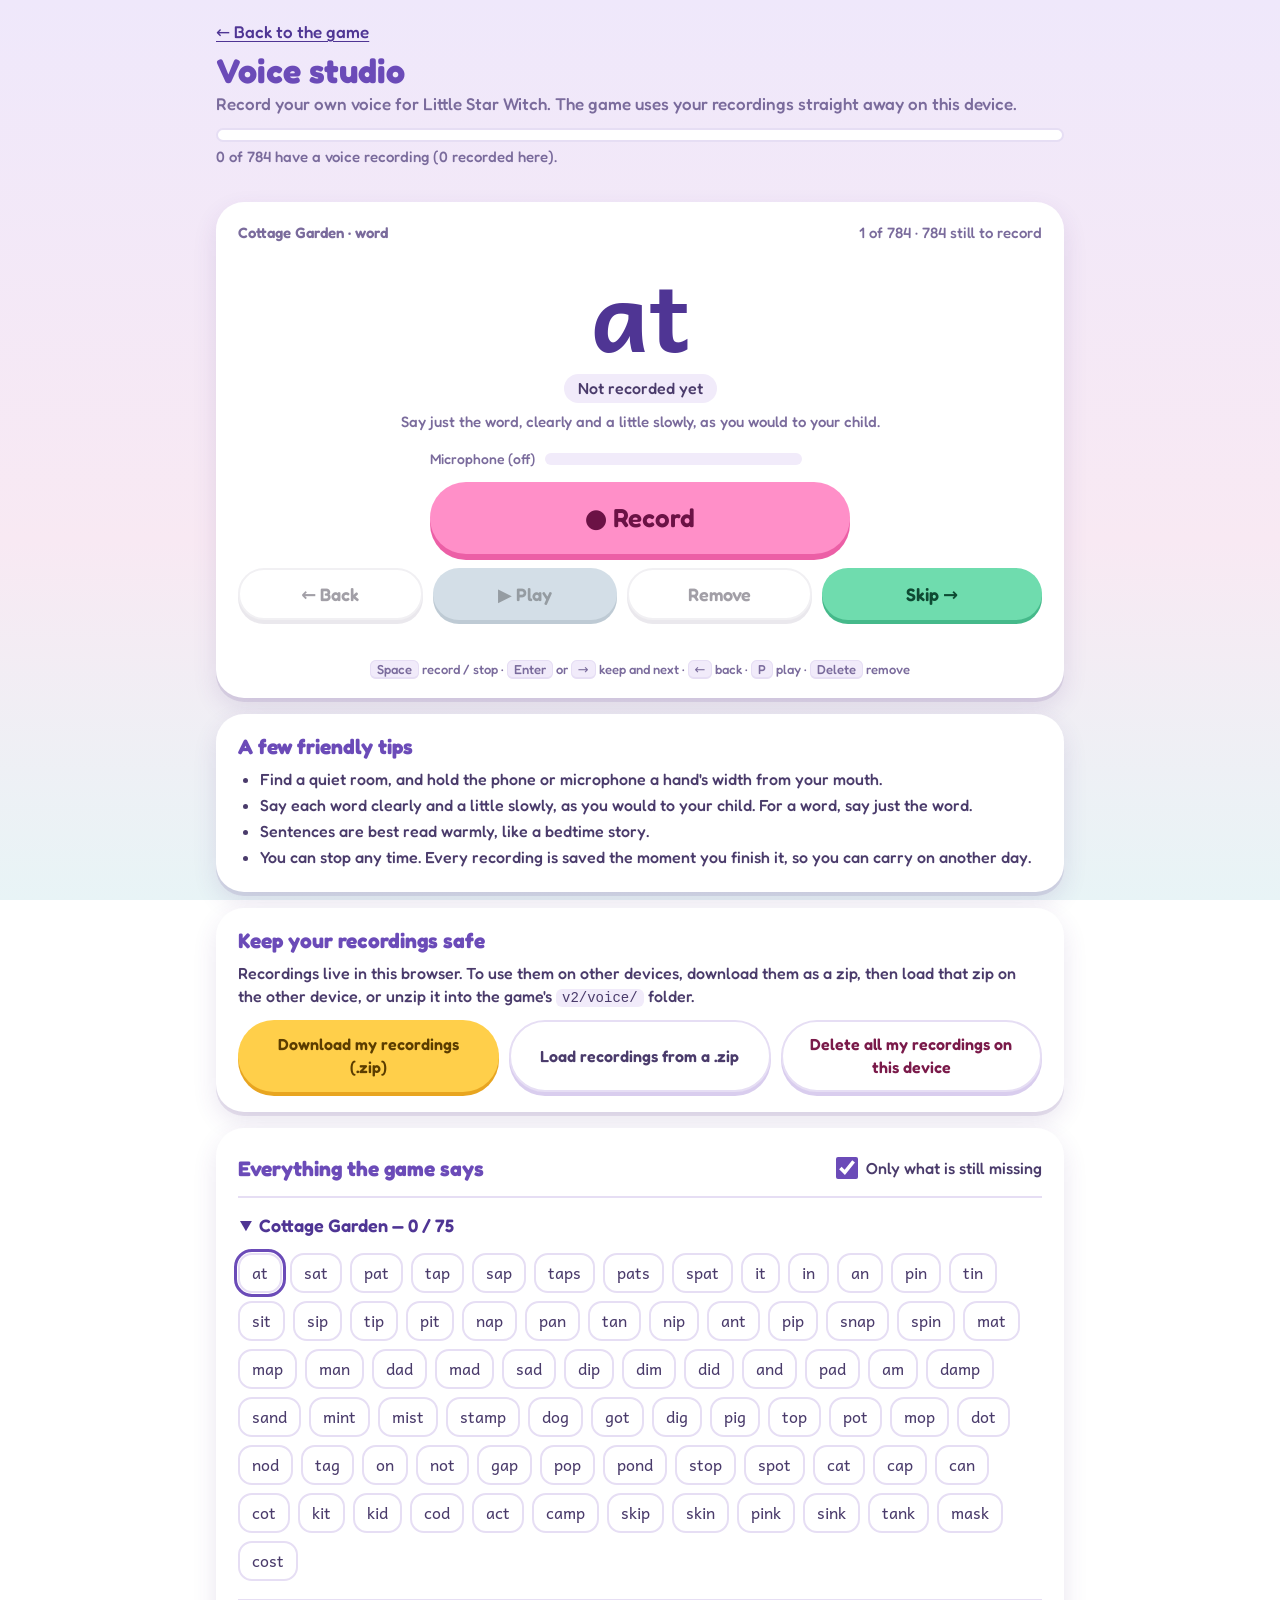
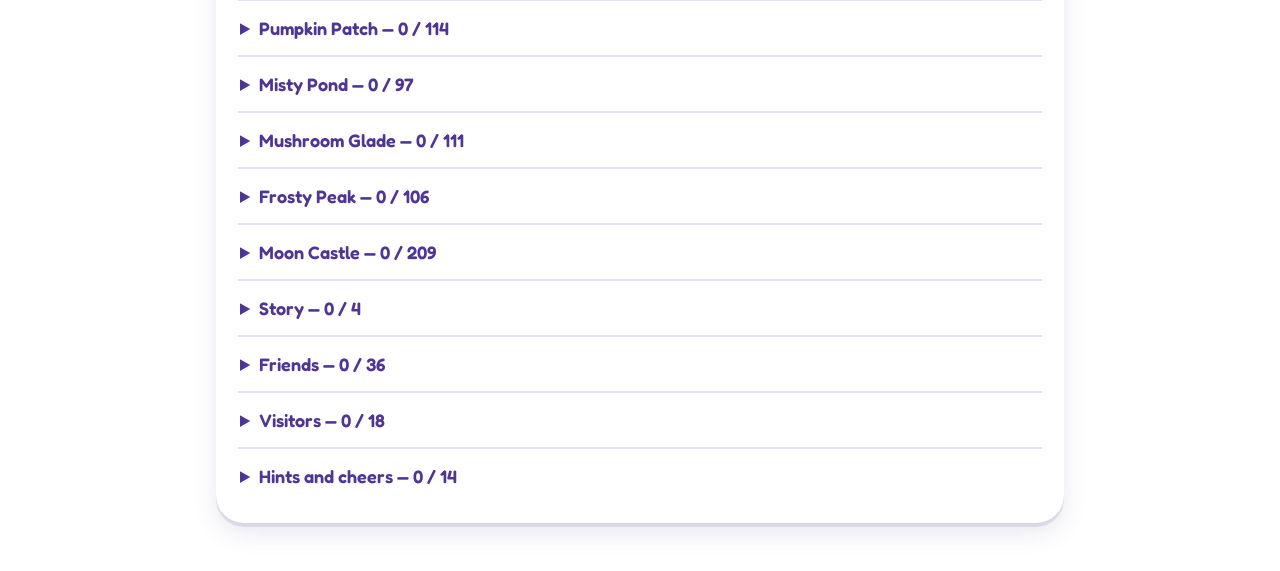
<file: v2/record.html>
<!doctype html>
<html lang="en-GB">
<head>
<meta charset="utf-8">
<meta name="viewport" content="width=device-width, initial-scale=1">
<title>Voice studio · Little Star Witch</title>
<link rel="stylesheet" href="record.css">
</head>
<body>
<div class="page">

  <header class="top">
    <a class="back" href="index.html">← Back to the game</a>
    <h1>Voice studio</h1>
    <p class="lead">Record your own voice for Little Star Witch. The game uses your recordings straight away on this device.</p>
    <div class="progress" aria-live="polite">
      <div class="bar"><i id="barDevice"></i><i id="barShipped"></i></div>
      <p id="progressText"></p>
    </div>
  </header>

  <div id="notices" class="notices" role="status"></div>

  <section class="card stage" aria-label="Current item">
    <div class="where">
      <span id="group" class="group"></span>
      <span id="position" class="position"></span>
    </div>
    <p id="text" class="text" lang="en-GB"></p>
    <p id="has" class="has"></p>
    <p id="hint" class="hint"></p>

    <div class="meter-wrap">
      <span class="meter-label" id="meterLabel">Microphone</span>
      <div class="meter" role="meter" aria-labelledby="meterLabel" aria-valuemin="0" aria-valuemax="100"><i id="meter"></i></div>
      <span id="timer" class="timer"></span>
    </div>

    <button id="recBtn" class="rec" type="button">● Record</button>

    <div class="actions">
      <button id="backBtn" class="ghost" type="button">← Back</button>
      <button id="playBtn" class="sky" type="button">▶ Play</button>
      <button id="shippedBtn" class="ghost" type="button" hidden>▶ Shipped file</button>
      <button id="delBtn" class="ghost" type="button">Remove</button>
      <button id="nextBtn" class="mint keep" type="button">Keep &amp; next →</button>
    </div>

    <p id="status" class="status" aria-live="polite"></p>
    <p class="keys">
      <kbd>Space</kbd> record / stop · <kbd>Enter</kbd> or <kbd>→</kbd> keep and next · <kbd>←</kbd> back ·
      <kbd>P</kbd> play · <kbd>Delete</kbd> remove
    </p>
  </section>

  <section class="card tips" aria-label="Tips">
    <h2>A few friendly tips</h2>
    <ul>
      <li>Find a quiet room, and hold the phone or microphone a hand's width from your mouth.</li>
      <li>Say each word clearly and a little slowly, as you would to your child. For a word, say just the word.</li>
      <li>Sentences are best read warmly, like a bedtime story.</li>
      <li>You can stop any time. Every recording is saved the moment you finish it, so you can carry on another day.</li>
    </ul>
  </section>

  <section class="card share" aria-label="Share and back up">
    <h2>Keep your recordings safe</h2>
    <p>Recordings live in this browser. To use them on other devices, download them as a zip, then load that zip on the other device, or unzip it into the game's <code>v2/voice/</code> folder.</p>
    <div class="row">
      <button id="zipBtn" class="gold" type="button">Download my recordings (.zip)</button>
      <button id="importBtn" class="ghost" type="button">Load recordings from a .zip</button>
      <input id="importFile" type="file" accept=".zip,application/zip" hidden>
      <button id="clearBtn" class="ghost danger" type="button">Delete all my recordings on this device</button>
    </div>
  </section>

  <section class="card list" aria-label="All words and sentences">
    <div class="list-head">
      <h2>Everything the game says</h2>
      <label class="check"><input type="checkbox" id="onlyMissing" checked> Only what is still missing</label>
    </div>
    <div id="groups"></div>
  </section>

</div>

<script src="voice/manifest.js"></script>
<script src="js/words.js"></script>
<script src="js/core.js"></script>
<script src="js/voice.js"></script>
<script src="js/record.js"></script>
</body>
</html>
</file>
<file: v2/record.css>
@font-face { font-family: "Fredoka"; font-weight: 500; font-display: swap; src: url("fonts/fredoka-latin-500-normal.woff2") format("woff2"); }
@font-face { font-family: "Fredoka"; font-weight: 600; font-display: swap; src: url("fonts/fredoka-latin-600-normal.woff2") format("woff2"); }
@font-face { font-family: "Fredoka"; font-weight: 700; font-display: swap; src: url("fonts/fredoka-latin-700-normal.woff2") format("woff2"); }
@font-face { font-family: "Andika"; font-weight: 400; font-display: swap; src: url("fonts/andika-latin-400-normal.woff2") format("woff2"); }
@font-face { font-family: "Andika"; font-weight: 700; font-display: swap; src: url("fonts/andika-latin-700-normal.woff2") format("woff2"); }

:root {
  --ink: #4a3b6b;
  --ink-soft: #7a6b9c;
  --card: #fff;
  --plum: #6b4bb8;
  --plum-deep: #4f3594;
  --pink: #ff8fc8;
  --pink-deep: #ec5fa6;
  --mint: #6fdcae;
  --mint-deep: #45b98a;
  --sky: #7cc6ff;
  --sky-deep: #4b9fe0;
  --gold: #ffcf4a;
  --gold-deep: #e8a520;
  --line: #e6def4;
  --warn-bg: #fff4d6;
  --warn-ink: #6b4a00;
  --bad-bg: #ffe3ef;
  --bad-ink: #7a1a4a;
  --word-font: "Andika", "Fredoka", "Comic Sans MS", system-ui, sans-serif;
}
* { box-sizing: border-box; margin: 0; padding: 0; }
body {
  font-family: "Fredoka", "Comic Sans MS", "Chalkboard SE", system-ui, sans-serif;
  font-weight: 500;
  color: var(--ink);
  background: linear-gradient(#efe8fb, #f8e9f3 60%, #e8f4f6) fixed;
  min-height: 100vh;
  line-height: 1.45;
}
.page { max-width: 880px; margin: 0 auto; padding: 16px 16px 48px; }

/* ------------------------------ header ------------------------------ */
.top { padding: 4px 0 14px; }
.back { color: var(--plum-deep); font-size: 17px; text-underline-offset: 3px; }
h1 { font-size: 34px; color: var(--plum); line-height: 1.15; margin: 6px 0 2px; }
h2 { font-size: 21px; color: var(--plum); margin-bottom: 8px; line-height: 1.2; }
.lead { color: var(--ink-soft); font-size: 17px; }
.progress { margin-top: 12px; }
.bar { height: 14px; border-radius: 99px; background: #fff; border: 2px solid var(--line); display: flex; overflow: hidden; }
.bar i { display: block; height: 100%; width: 0; transition: width .3s; }
#barDevice { background: var(--mint); }
#barShipped { background: var(--sky); }
#progressText { font-size: 15px; color: var(--ink-soft); margin-top: 4px; }

/* ------------------------------ cards ------------------------------ */
.card {
  background: var(--card); border-radius: 28px; padding: 20px 22px; margin-top: 16px;
  box-shadow: 0 4px 0 rgba(80, 50, 130, .12), 0 10px 24px rgba(80, 50, 130, .12);
}
.card p, .card li { font-size: 16px; }
.tips ul { padding-left: 22px; }
.tips li { margin: 3px 0; }
code { background: #f1ebfa; padding: 1px 6px; border-radius: 6px; font-size: 14px; }
kbd {
  font: inherit; font-size: 13px; background: #f1ebfa; border: 1px solid var(--line); border-bottom-width: 2px;
  border-radius: 6px; padding: 0 6px; white-space: nowrap;
}

/* ------------------------------ buttons ------------------------------ */
button {
  font: inherit; font-size: 18px; font-weight: 600; cursor: pointer; border: 0;
  color: #fff; background: var(--plum); box-shadow: 0 4px 0 var(--plum-deep);
  padding: 11px 20px; border-radius: 999px; min-height: 48px;
  transition: transform .1s, box-shadow .1s, filter .15s;
}
button:hover { filter: brightness(1.05); }
button:active { transform: translateY(3px); box-shadow: 0 1px 0 var(--plum-deep); }
button:focus-visible, summary:focus-visible, a:focus-visible, input:focus-visible { outline: 3px solid var(--sky-deep); outline-offset: 2px; }
button[hidden] { display: none; }
button.gold { background: var(--gold); color: #5b3d00; box-shadow: 0 4px 0 var(--gold-deep); }
button.mint { background: var(--mint); color: #0e4a33; box-shadow: 0 4px 0 var(--mint-deep); }
button.sky { background: var(--sky); color: #0f3d66; box-shadow: 0 4px 0 var(--sky-deep); }
button.ghost { background: #fff; color: var(--ink); box-shadow: 0 4px 0 #d9cdee; border: 2px solid var(--line); }
button.ghost.danger { color: var(--bad-ink); }
button:disabled { filter: grayscale(.7) opacity(.5); cursor: default; transform: none; }

/* ------------------------------ current item ------------------------------ */
.stage { text-align: center; }
.where { display: flex; justify-content: space-between; gap: 8px; flex-wrap: wrap; font-size: 15px; color: var(--ink-soft); }
.group { font-weight: 600; }
.stage .text {
  font-family: var(--word-font); color: var(--plum-deep); font-weight: 700;
  font-size: clamp(48px, 13vw, 96px); line-height: 1.15; margin: 14px 0 6px;
  overflow-wrap: anywhere; min-height: 1.15em;
}
.stage .text.line { font-weight: 400; font-size: clamp(24px, 5.5vw, 40px); line-height: 1.35; }
.has { display: inline-block; font-size: 15px; padding: 3px 14px; border-radius: 99px; background: #f1ebfa; color: var(--ink); min-height: 28px; }
.has.device { background: #d6f6e8; color: #0e4a33; }
.has.shipped { background: #dbeeff; color: #0f3d66; }
.stage .hint { font-size: 15px; color: var(--ink-soft); margin-top: 8px; }
.meter-wrap { display: flex; align-items: center; gap: 10px; margin: 16px auto 12px; max-width: 420px; font-size: 14px; color: var(--ink-soft); }
.meter { flex: 1; height: 12px; border-radius: 99px; background: #f1ebfa; overflow: hidden; }
.meter i { display: block; height: 100%; width: 100%; transform-origin: left; transform: scaleX(0); background: linear-gradient(90deg, var(--mint), var(--gold) 75%, var(--pink-deep)); }
.timer { min-width: 38px; text-align: right; font-variant-numeric: tabular-nums; }
button.rec {
  display: block; width: 100%; max-width: 420px; margin: 0 auto 14px;
  font-size: 26px; min-height: 72px; background: var(--pink); color: #6b1245; box-shadow: 0 6px 0 var(--pink-deep);
}
button.rec.live { background: var(--pink-deep); color: #fff; animation: pulse 1.2s ease-in-out infinite; }
@keyframes pulse { 50% { filter: brightness(1.12); } }
.actions { display: flex; flex-wrap: wrap; gap: 10px; justify-content: center; }
.actions button { flex: 1 1 130px; max-width: 220px; }
.actions button.keep { flex-basis: 200px; }
.status { margin-top: 12px; min-height: 22px; font-size: 15px; color: var(--ink-soft); }
.keys { margin-top: 6px; font-size: 13px !important; color: var(--ink-soft); }

/* ------------------------------ notices ------------------------------ */
.notices { display: grid; gap: 10px; margin-top: 4px; }
.notice {
  border-radius: 18px; padding: 12px 16px; background: var(--warn-bg); color: var(--warn-ink);
  display: flex; gap: 12px; align-items: center; justify-content: space-between; flex-wrap: wrap; font-size: 16px;
}
.notice.bad { background: var(--bad-bg); color: var(--bad-ink); }
.notice.good { background: #d6f6e8; color: #0e4a33; }
.notice button { font-size: 15px; min-height: 40px; padding: 6px 16px; }
.notice span { flex: 1 1 240px; }

/* ------------------------------ share ------------------------------ */
.share p { margin-bottom: 12px; }
.row { display: flex; flex-wrap: wrap; gap: 10px; }
.row button { flex: 1 1 220px; font-size: 16px; }

/* ------------------------------ list ------------------------------ */
.list-head { display: flex; flex-wrap: wrap; justify-content: space-between; align-items: center; gap: 8px 16px; margin-bottom: 8px; }
.list-head h2 { margin: 0; }
.check { display: flex; align-items: center; gap: 8px; font-size: 16px; cursor: pointer; min-height: 40px; }
.check input { width: 22px; height: 22px; accent-color: var(--plum); }
details { border-top: 2px solid var(--line); padding: 4px 0; }
summary { cursor: pointer; font-size: 18px; font-weight: 600; color: var(--plum-deep); padding: 10px 2px; min-height: 44px; }
.chips { display: flex; flex-wrap: wrap; gap: 8px; padding: 4px 0 14px; }
button.chip {
  font-family: var(--word-font); font-weight: 400; font-size: 16px; color: var(--ink); background: #fff;
  border: 2px solid var(--line); box-shadow: none; padding: 4px 12px; min-height: 40px; border-radius: 14px;
  max-width: 100%; overflow: hidden; text-overflow: ellipsis; white-space: nowrap;
}
button.chip:active { transform: none; box-shadow: none; }
button.chip.dev { background: #d6f6e8; border-color: var(--mint); }
button.chip.ship { background: #dbeeff; border-color: var(--sky); }
button.chip.cur { outline: 3px solid var(--plum); outline-offset: 1px; }
.empty { font-size: 15px; color: var(--ink-soft); padding: 4px 0 12px; }

@media (max-width: 480px) {
  .page { padding: 12px 16px 40px; }
  h1 { font-size: 28px; }
  .card { padding: 16px; border-radius: 22px; }
  button.rec { font-size: 24px; }
  .keys { display: none; }
  .actions button { max-width: none; flex: 1 1 calc(50% - 10px); }
  .actions button.keep { flex-basis: 100%; order: -1; }
}
@media (prefers-reduced-motion: reduce) {
  button.rec.live { animation: none; }
  .bar i, button { transition: none; }
}
</file>
